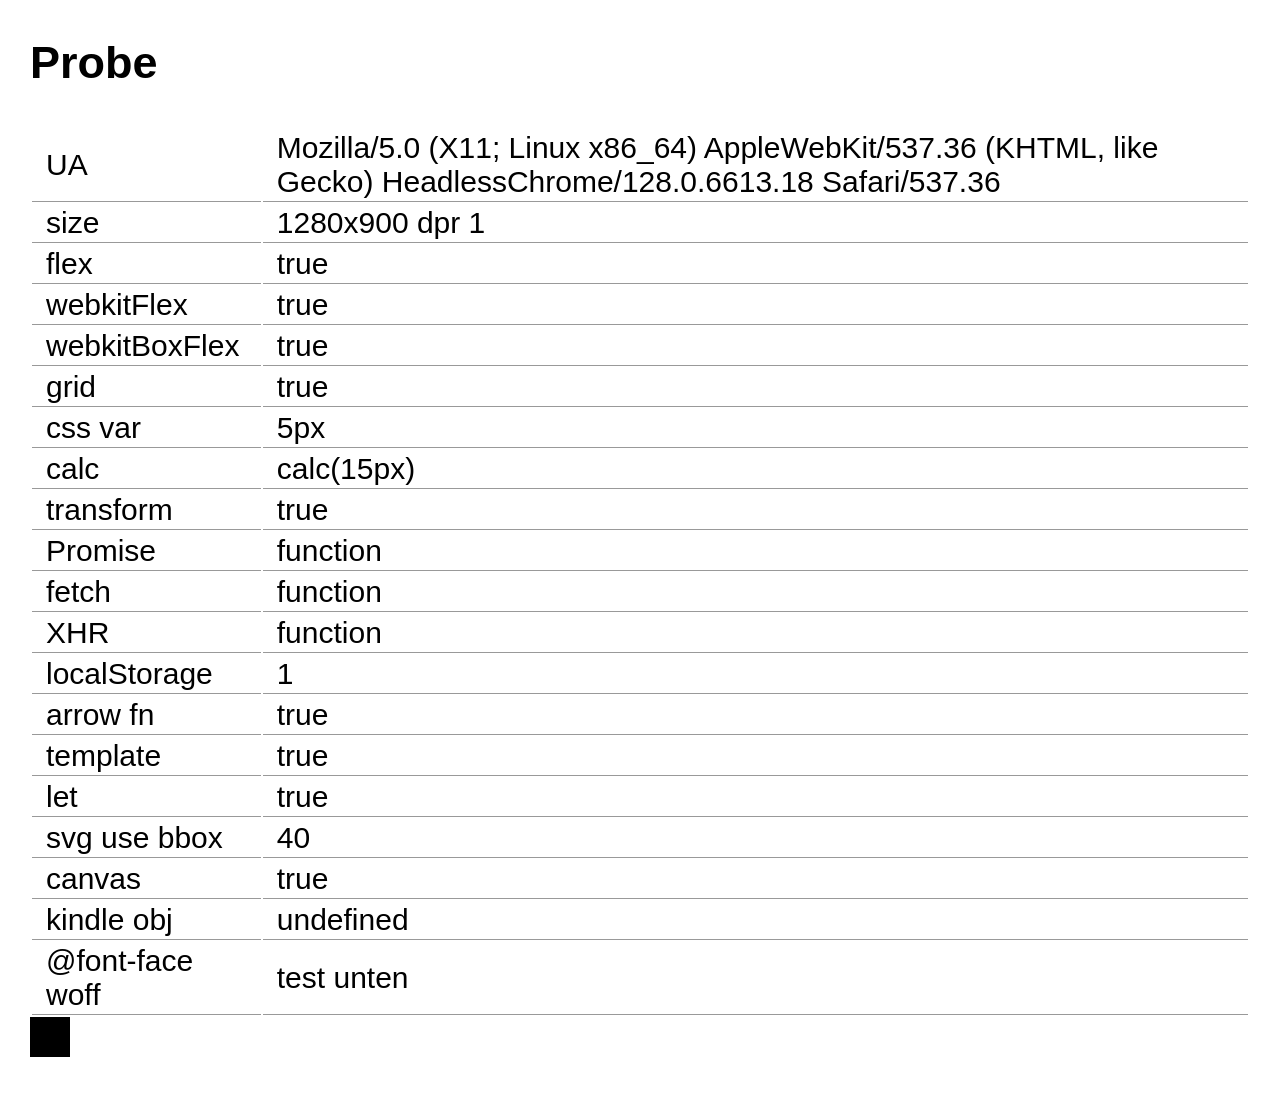
<file: kindle/probe/index.html>
<!DOCTYPE html>
<html><head><meta charset="utf-8">
<style>
body { font-size: 30px; font-family: sans-serif; margin: 30px; background: #fff; color: #000; }
#v { --x: 5px; }
td { padding: 2px 14px; border-bottom: 1px solid #999; }
</style></head>
<body><h2>Probe</h2><table id="t"></table>
<svg width="0" height="0" style="position:absolute"><defs><symbol id="s" viewBox="0 0 10 10"><rect width="10" height="10"/></symbol></defs></svg>
<div id="v"></div>
<svg id="u" width="40" height="40"><use xlink:href="#s" href="#s"/></svg>
<script>
var r = [];
function add(k, v) { r.push([k, String(v)]); }
var st = document.body.style;
add("UA", navigator.userAgent);
add("size", window.innerWidth + "x" + window.innerHeight + " dpr " + window.devicePixelRatio);
add("flex", "flex" in st);
add("webkitFlex", "webkitFlex" in st);
add("webkitBoxFlex", "webkitBoxFlex" in st);
add("grid", "gridTemplateColumns" in st || "webkitGridTemplateColumns" in st);
add("css var", getComputedStyle(document.getElementById("v")).getPropertyValue("--x") || "nein");
add("calc", (function(){ var d=document.createElement("div"); d.style.width="calc(10px + 5px)"; return d.style.width; })());
add("transform", "transform" in st || "webkitTransform" in st);
add("Promise", typeof Promise);
add("fetch", typeof fetch);
add("XHR", typeof XMLHttpRequest);
add("localStorage", (function(){ try { localStorage.setItem("a","1"); return localStorage.getItem("a"); } catch(e) { return "fehler " + e; } })());
add("arrow fn", (function(){ try { eval("(()=>1)()"); return true; } catch(e) { return false; } })());
add("template", (function(){ try { eval("`a`"); return true; } catch(e) { return false; } })());
add("let", (function(){ try { eval("let q=1"); return true; } catch(e) { return false; } })());
add("svg use bbox", (function(){ try { return document.getElementById("u").getBBox().width; } catch(e) { return "fehler"; } })());
add("canvas", !!document.createElement("canvas").getContext);
add("kindle obj", typeof window.kindle);
add("@font-face woff", "test unten");
var t = document.getElementById("t");
for (var i = 0; i < r.length; i++) { var tr = document.createElement("tr"); tr.innerHTML = "<td>" + r[i][0] + "</td><td>" + r[i][1] + "</td>"; t.appendChild(tr); }
</script></body></html>
</file>
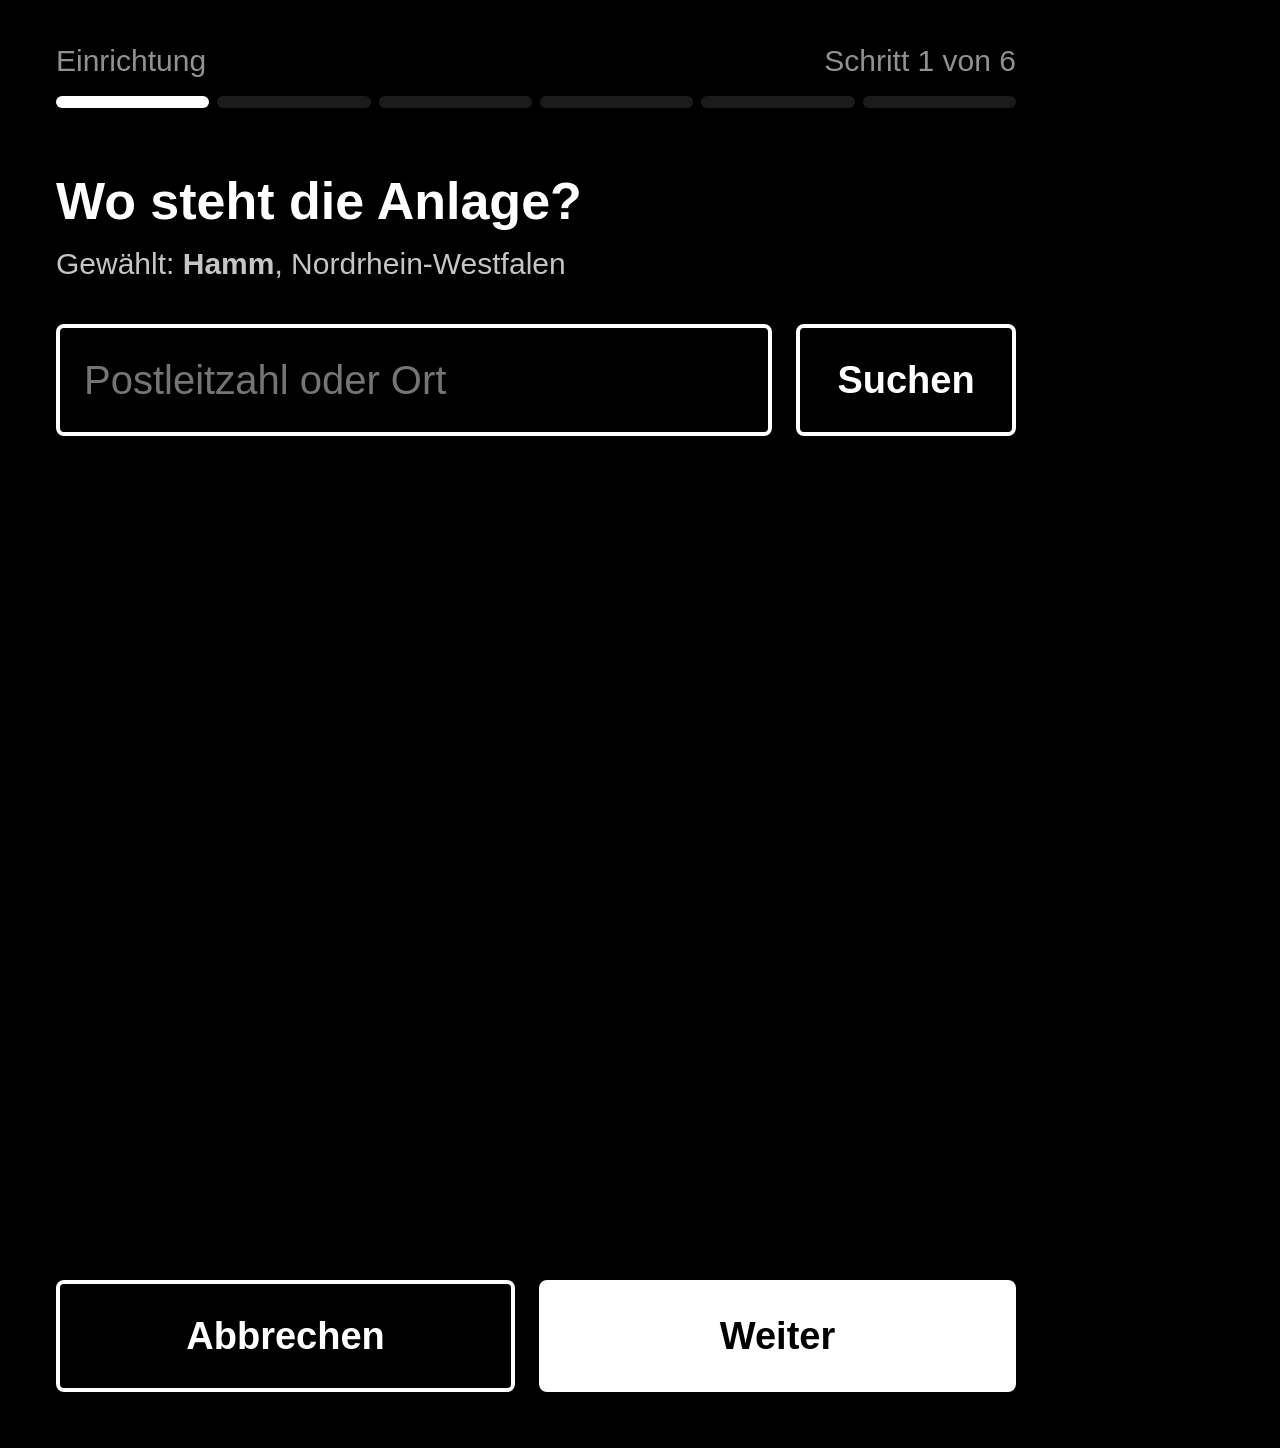
<file: kindle/web/index.html>
<!DOCTYPE html>
<html lang="de">
<head>
<meta charset="utf-8">
<title>KindleDash</title>
<link rel="stylesheet" href="app.css">
<link rel="stylesheet" href="dunkel.css">
</head>
<body class="hoch">

<svg width="0" height="0" style="position:absolute">
  <defs>
    <symbol id="sonne" viewBox="0 0 24 24"><circle cx="12" cy="12" r="4"/><path d="M12 2v2M12 20v2M4.93 4.93l1.41 1.41M17.66 17.66l1.41 1.41M2 12h2M20 12h2M6.34 17.66l-1.41 1.41M19.07 4.93l-1.41 1.41"/></symbol>
    <symbol id="wolke" viewBox="0 0 24 24"><path d="M17.5 19H9a7 7 0 1 1 6.71-9h1.79a4.5 4.5 0 1 1 0 9Z"/></symbol>
    <symbol id="sonne-wolke" viewBox="0 0 24 24"><path d="M12 2v2M4.93 4.93l1.41 1.41M20 12h2M19.07 4.93l-1.41 1.41M15.95 12.65a4 4 0 0 0-5.93-4.13M13 22H7a5 5 0 1 1 4.9-6H13a3 3 0 0 1 0 6Z"/></symbol>
    <symbol id="regen" viewBox="0 0 24 24"><path d="M4 14.9A7 7 0 1 1 15.71 8h1.79a4.5 4.5 0 0 1 2.5 8.24M16 14v6M8 14v6M12 16v6"/></symbol>
    <symbol id="niesel" viewBox="0 0 24 24"><path d="M4 14.9A7 7 0 1 1 15.71 8h1.79a4.5 4.5 0 0 1 2.5 8.24M8 19v1M8 14v1M16 19v1M16 14v1M12 21v1M12 16v1"/></symbol>
    <symbol id="nebel" viewBox="0 0 24 24"><path d="M4 14.9A7 7 0 1 1 15.71 8h1.79a4.5 4.5 0 0 1 2.5 8.24M16 17H7M17 21H9"/></symbol>
    <symbol id="schnee" viewBox="0 0 24 24"><path d="M4 14.9A7 7 0 1 1 15.71 8h1.79a4.5 4.5 0 0 1 2.5 8.24M8 15h.01M8 19h.01M12 17h.01M12 21h.01M16 15h.01M16 19h.01"/></symbol>
    <symbol id="gewitter" viewBox="0 0 24 24"><path d="M6 16.33A7 7 0 1 1 15.71 8h1.79a4.5 4.5 0 0 1 .5 8.97M13 12l-3 5h4l-3 5"/></symbol>
    <symbol id="haus-symbol" viewBox="0 0 24 24"><path d="M3 10.5 12 3l9 7.5M5 9v11h14V9M10 20v-6h4v6"/></symbol>
    <symbol id="haken" viewBox="0 0 24 24"><path d="M20 6 9 17l-5-5"/></symbol>
    <symbol id="stecker" viewBox="0 0 24 24"><path d="M12 22v-5M9 8V2M15 8V2M18 8v5a6 6 0 0 1-12 0V8Z"/></symbol>
    <symbol id="stecker-aus" viewBox="0 0 24 24"><path d="M12 22v-5M9 8V2M15 8V2M18 8v5a6 6 0 0 1-12 0V8ZM2 2l20 20"/></symbol>
    <symbol id="wlan-aus" viewBox="0 0 24 24"><path d="M12 20h.01M8.5 16.43a5 5 0 0 1 7 0M2 8.82a15 15 0 0 1 4.17-2.65M10.66 5c4.01-.36 8.14.9 11.34 3.76M16.85 11.25a10 10 0 0 1 2.22 1.68M5 13a10 10 0 0 1 5.24-2.76M2 2l20 20"/></symbol>
    <symbol id="akku-blitz" viewBox="0 0 24 24"><path d="M15 7h1a2 2 0 0 1 2 2v6a2 2 0 0 1-2 2h-2M6 7H4a2 2 0 0 0-2 2v6a2 2 0 0 0 2 2h1M11 7l-3 5h4l-3 5M22 11v2"/></symbol>
    <symbol id="pfeil-hoch" viewBox="0 0 24 24"><path d="M12 19V5M5 12l7-7 7 7"/></symbol>
    <symbol id="pfeil-runter" viewBox="0 0 24 24"><path d="M12 5v14M19 12l-7 7-7-7"/></symbol>
    <symbol id="zahnrad" viewBox="0 0 24 24"><path d="M12.22 2h-.44a2 2 0 0 0-2 2v.18a2 2 0 0 1-1 1.73l-.43.25a2 2 0 0 1-2 0l-.15-.08a2 2 0 0 0-2.73.73l-.22.38a2 2 0 0 0 .73 2.73l.15.1a2 2 0 0 1 1 1.72v.51a2 2 0 0 1-1 1.74l-.15.09a2 2 0 0 0-.73 2.73l.22.38a2 2 0 0 0 2.73.73l.15-.08a2 2 0 0 1 2 0l.43.25a2 2 0 0 1 1 1.73V20a2 2 0 0 0 2 2h.44a2 2 0 0 0 2-2v-.18a2 2 0 0 1 1-1.73l.43-.25a2 2 0 0 1 2 0l.15.08a2 2 0 0 0 2.73-.73l.22-.39a2 2 0 0 0-.73-2.73l-.15-.08a2 2 0 0 1-1-1.74v-.5a2 2 0 0 1 1-1.74l.15-.09a2 2 0 0 0 .73-2.73l-.22-.38a2 2 0 0 0-2.73-.73l-.15.08a2 2 0 0 1-2 0l-.43-.25a2 2 0 0 1-1-1.73V4a2 2 0 0 0-2-2z"/><circle cx="12" cy="12" r="3"/></symbol>
  </defs>
</svg>

<div id="seite">
  <div id="kopf-hintergrund"></div>
  <div id="trenner"></div>
  <div id="kopf">
    <div class="datum"><span id="datum"></span><span id="uhr"></span></div>
    <div class="rechts">
      <span id="status" class="status"></span>
      <span id="laden-knopf" class="knopf-icon"><svg class="i"><use xlink:href="#akku-blitz"/></svg></span>
      <span id="einstellungen-knopf" class="knopf-icon"><svg class="i"><use xlink:href="#zahnrad"/></svg></span>
    </div>
  </div>

  <div id="haupt">
    <div id="akku">
      <div class="label">Ladestand Batterie</div>
      <div class="wert" id="soc"></div>
      <div class="zellen" id="zellen"></div>
      <div class="richtung" id="richtung"></div>
      <div class="restzeit" id="restzeit"></div>
    </div>
    <div id="fluss">
      <div class="fluss-wert" id="pv-block"><div class="label">Erzeugung Sonne</div><div class="wert" id="pv"></div></div>
      <div class="fluss-wert" id="haus-block"><div class="label">Verbrauch Haus</div><div class="wert" id="haus"></div></div>
    </div>
    <div id="getrennt">
      <svg class="i"><use xlink:href="#wlan-aus"/></svg>
      <div class="gross">Keine Verbindung<br>zur Anlage</div>
      <div class="klein" id="letzte-werte"></div>
    </div>
  </div>

  <div id="heute">
    <div id="wetter">
      <div class="label">Wetter heute</div>
      <div class="zeile"><span id="wetter-icon"></span><span class="temp" id="temp"></span></div>
      <div class="text" id="wetter-text"></div>
    </div>
    <div id="prognose">
      <div class="prognose-kopf">
        <div class="links"><div class="label">Prognose Erzeugung heute</div><div class="kwh" id="kwh-heute"></div></div>
        <div class="anteil"><b id="anteil"></b>Batterieladung<br>rein aus Sonne</div>
      </div>
      <div class="legende"><span><i class="flaeche-m"></i>Prognose</span><span><i class="jetzt-m"></i>jetzt</span></div>
      <div id="kurve"></div>
    </div>
  </div>

  <div id="woche-bereich">
    <div class="woche-kopf"><span class="label">Nächste 7 Tage</span><span class="label rechts-label">Prognose Erzeugung in kWh</span></div>
    <div id="woche"></div>
  </div>

  <div id="schleier"></div>

  <div id="dialog-laden" class="dialog">
    <h2><svg class="i"><use xlink:href="#akku-blitz"/></svg>Akku vollladen</h2>
    <p>Die Batterie wird mit Strom aus dem öffentlichen Netz auf 100 % geladen. Danach schaltet die Anlage von selbst zurück in den Normalbetrieb.</p>
    <div class="fakten">
      <div><span class="label">Ladestand jetzt</span><b id="laden-soc"></b></div>
      <div><span class="label">voll in etwa</span><b id="laden-dauer"></b></div>
    </div>
    <div class="knoepfe">
      <div class="knopf" data-schliessen="1">Abbrechen</div>
      <div class="knopf primaer" id="laden-start">Jetzt vollladen</div>
    </div>
  </div>

  <div id="dialog-einstellungen" class="dialog">
    <h2><svg class="i"><use xlink:href="#zahnrad"/></svg><span class="titel">Einstellungen</span><span class="version" id="version-knopf"></span></h2>
    <div class="einstellung">
      <span class="label">Ausrichtung</span>
      <div class="segment" id="ausrichtung"><div data-wert="hoch">Hochformat</div><div data-wert="quer-rechts" class="zwei">Quer<br>Kabel rechts</div><div data-wert="quer-links" class="zwei">Quer<br>Kabel links</div></div>
    </div>
    <div class="einstellung">
      <span class="label">Werte</span>
      <div class="segment" id="quelle"><div data-wert="anlage">Anlage</div><div data-wert="demo">Demo</div><div data-wert="demo-ausfall" class="zwei">Demo<br>Stromausfall</div></div>
    </div>
    <div class="einstellung">
      <span class="label">Aktualisierung</span>
      <div class="segment" id="takt"><div data-wert="1">jede Minute</div><div data-wert="2">alle 2 Minuten</div><div data-wert="5">alle 5 Minuten</div></div>
    </div>
    <div class="einstellung">
      <span class="label">Dunkel</span>
      <div class="segment" id="dunkel"><div data-wert="aus">Nie</div><div data-wert="sonne">Nachts</div><div data-wert="immer">Immer</div></div>
    </div>
    <div class="einstellung">
      <span class="label">Beleuchtung aus nach</span>
      <div class="segment" id="lichtAus"><div data-wert="0">nie</div><div data-wert="2">2 Min</div><div data-wert="5">5 Min</div><div data-wert="15">15 Min</div></div>
    </div>
    <div class="knoepfe">
      <div class="knopf" id="beenden">Zum Kindle</div>
      <div class="knopf" id="einrichtung-knopf">Einrichtung</div>
      <div class="knopf primaer" data-schliessen="1">Fertig</div>
    </div>
  </div>

  <div id="dialog-update" class="dialog">
    <h2><svg class="i"><use xlink:href="#pfeil-runter"/></svg>Update</h2>
    <p id="update-text"></p>
    <div id="update-fortschritt">
      <div class="balken"><i id="update-balken"></i></div>
      <div class="balken-zeile"><span id="update-schritt"></span><b id="update-prozent"></b></div>
    </div>
    <div class="knoepfe">
      <div class="knopf" data-schliessen="1" id="update-schliessen">Abbrechen</div>
      <div class="knopf primaer" id="update-start">Installieren</div>
    </div>
  </div>
</div>

<!-- Einrichtungsassistent: immer hochkant, auch wenn das Dashboard quer läuft,
     damit die Bildschirmtastatur des Kindle zum Inhalt passt -->
<div id="assistent">
  <div class="as-kopf">
    <span class="label">Einrichtung</span><span class="label as-schritt" id="as-schritt"></span>
    <div class="as-fortschritt" id="as-fortschritt"></div>
  </div>
  <div class="as-inhalt" id="as-inhalt"></div>
  <div class="as-fuss knoepfe">
    <div class="knopf" id="as-zurueck"></div>
    <div class="knopf primaer" id="as-weiter"></div>
  </div>
</div>

<script src="app.js"></script>
</body>
</html>
</file>
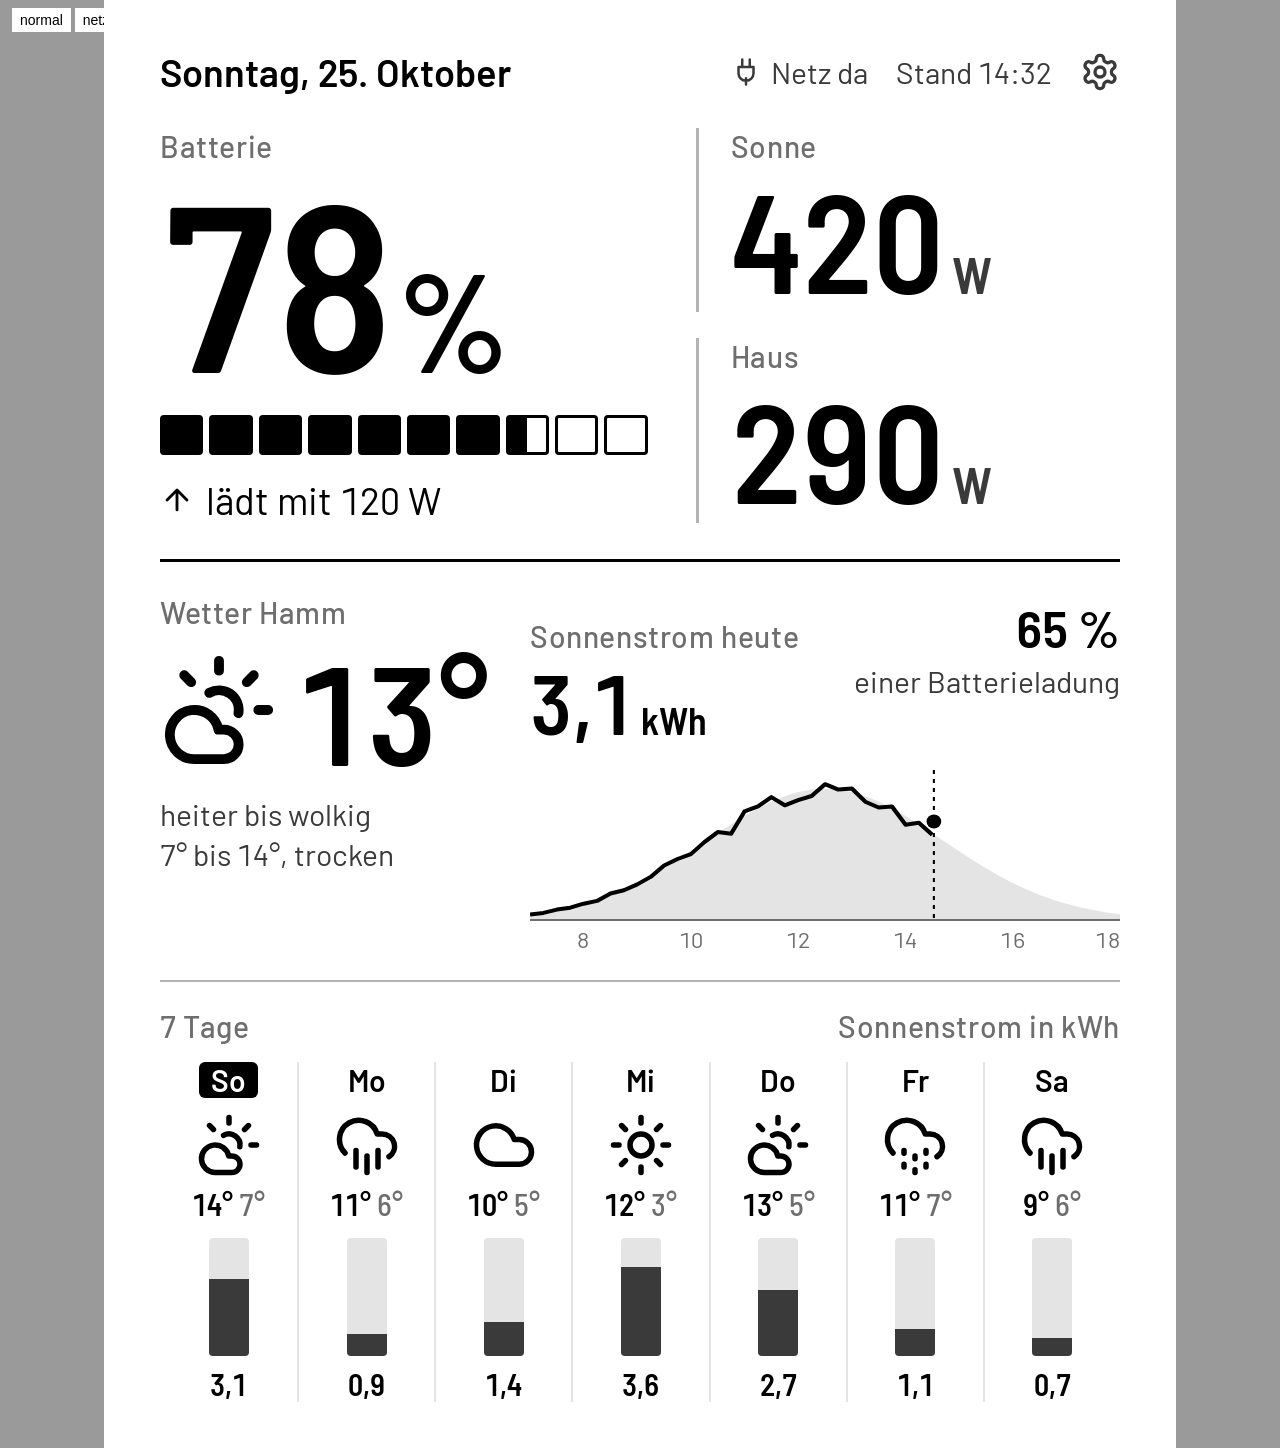
<file: entwurf/startseite.html>
<!doctype html>
<html lang="de">
<head>
<meta charset="utf-8">
<title>Startseite Entwurf</title>
<link rel="preconnect" href="https://fonts.googleapis.com">
<link href="https://fonts.googleapis.com/css2?family=Barlow:wght@400;500;600&family=Barlow+Semi+Condensed:wght@500;600&display=swap" rel="stylesheet">
<style>
  /* Paperwhite 3: 1072 x 1448 px, 300 ppi, 16 Graustufen */
  :root {
    --papier: #ffffff;
    --tinte: #000000;
    --tinte-2: #3a3a3a;
    --tinte-3: #6e6e6e;
    --linie: #b4b4b4;
    --flaeche: #e4e4e4;

    --schrift: "Barlow", sans-serif;
    --zahl: "Barlow Semi Condensed", "Barlow", sans-serif;

    --s-1: 24px;
    --s-2: 30px;
    --s-3: 38px;
    --s-4: 52px;
    --s-5: 84px;
    --s-6: 140px;
    --s-7: 236px;

    --rand: 56px;
    --radius: 8px;
  }
  * { box-sizing: border-box; margin: 0; padding: 0; }
  html, body { background: #9a9a9a; }
  .kindle {
    width: 1072px; height: 1448px; margin: 0 auto;
    background: var(--papier); color: var(--tinte);
    font-family: var(--schrift); font-variant-numeric: tabular-nums;
    padding: 44px var(--rand) 48px;
    display: grid;
    grid-template-rows: auto 1fr auto auto;
    overflow: hidden; position: relative;
  }
  .kopf {
    display: flex; align-items: center; justify-content: space-between;
    font-size: var(--s-2); color: var(--tinte-2); height: 56px;
  }
  .kopf .datum { font-weight: 600; color: var(--tinte); font-size: var(--s-3); }
  .kopf .rechts { display: flex; align-items: center; gap: 28px; }
  .status { display: flex; align-items: center; gap: 10px; }
  .status svg { width: 30px; height: 30px; }
  .zahnrad { width: 40px; height: 40px; color: var(--tinte-2); }

  /* Netzausfall: der Kopf wird schwarz, damit es aus der Entfernung auffällt */
  .netzausfall .kopf {
    background: var(--tinte); color: var(--papier);
    margin: -44px calc(-1 * var(--rand)) 0; padding: 40px var(--rand) 24px; height: auto;
  }
  .netzausfall .kopf .datum, .netzausfall .kopf .zahnrad { color: var(--papier); }
  .netzausfall .kopf .status { font-weight: 600; }

  /* Hauptwerte */
  .haupt {
    display: grid; grid-template-columns: 1.15fr 1fr; column-gap: 48px;
    padding: 28px 0 36px; border-bottom: 3px solid var(--tinte);
  }
  .label { font-size: var(--s-2); color: var(--tinte-3); font-weight: 500; letter-spacing: .02em; }
  .akku .wert { font-family: var(--zahl); font-weight: 600; font-size: var(--s-7); line-height: .86; letter-spacing: -.02em; margin-top: 14px; }
  .akku .wert span { font-size: var(--s-6); margin-left: 6px; }
  .zellen { display: grid; grid-template-columns: repeat(10, 1fr); gap: 6px; margin-top: 34px; height: 40px; }
  .zellen i { border: 3px solid var(--tinte); border-radius: 4px; }
  .zellen i.voll { background: var(--tinte); }
  .zellen i.halb { background: linear-gradient(90deg, var(--tinte) 50%, transparent 50%); }
  .akku .richtung { margin-top: 22px; font-size: var(--s-3); display: flex; align-items: center; gap: 12px; }
  .akku .richtung svg { width: 34px; height: 34px; }

  .fluss { display: grid; grid-template-rows: 1fr 1fr; row-gap: 26px; align-content: stretch; }
  .fluss > div { border-left: 3px solid var(--linie); padding-left: 32px; }
  .fluss .wert { font-family: var(--zahl); font-weight: 600; font-size: var(--s-6); line-height: .95; margin-top: 8px; }
  .fluss .wert span { font-size: var(--s-4); margin-left: 8px; color: var(--tinte-2); }

  /* Heute */
  .heute { display: grid; grid-template-columns: 330px 1fr; column-gap: 40px; padding: 32px 0 28px; border-bottom: 2px solid var(--linie); }
  .wetter-jetzt .zeile { display: flex; align-items: center; gap: 18px; margin-top: 10px; }
  .wetter-jetzt svg { width: 120px; height: 120px; }
  .wetter-jetzt .temp { font-family: var(--zahl); font-size: var(--s-6); font-weight: 600; line-height: 1; }
  .wetter-jetzt .text { font-size: var(--s-2); color: var(--tinte-2); margin-top: 14px; line-height: 1.35; }
  .prognose .kopfzeile { display: flex; align-items: baseline; justify-content: space-between; }
  .prognose .kwh { font-family: var(--zahl); font-size: var(--s-5); font-weight: 600; line-height: 1; margin-top: 6px; }
  .prognose .kwh span { font-size: var(--s-3); margin-left: 6px; }
  .prognose .anteil { font-size: var(--s-2); color: var(--tinte-2); text-align: right; line-height: 1.3; }
  .prognose .anteil b { font-family: var(--zahl); font-size: var(--s-4); color: var(--tinte); font-weight: 600; display: block; }
  .kurve { margin-top: 18px; width: 100%; height: 190px; display: block; }
  .kurve text { font-family: var(--schrift); font-size: 22px; fill: var(--tinte-3); }

  /* 7 Tage */
  .woche-kopf { display: flex; justify-content: space-between; padding-top: 26px; }
  .woche { display: grid; grid-template-columns: repeat(7, 1fr); padding-top: 18px; }
  .tag { text-align: center; display: grid; grid-template-rows: auto auto auto 1fr auto; justify-items: center; border-left: 2px solid var(--flaeche); }
  .tag:first-child { border-left: 0; }
  .tag .name { font-size: var(--s-2); font-weight: 600; }
  .tag.heute-tag .name { background: var(--tinte); color: var(--papier); border-radius: 6px; padding: 0 12px; }
  .tag svg { width: 66px; height: 66px; margin: 14px 0 8px; }
  .tag .t { font-family: var(--zahl); font-size: var(--s-2); font-weight: 600; }
  .tag .t span { color: var(--tinte-3); font-weight: 500; margin-left: 6px; }
  .tag .saeule { width: 40px; height: 118px; margin-top: 16px; display: flex; align-items: flex-end; background: var(--flaeche); border-radius: 4px; overflow: hidden; }
  .tag .saeule i { display: block; width: 100%; background: var(--tinte-2); }
  .tag .e { font-family: var(--zahl); font-size: var(--s-2); font-weight: 600; margin-top: 10px; }

  /* Zustand: keine Verbindung */
  .kopf > * { white-space: nowrap; }
  .getrennt { display: none; }
  .offline .haupt > .akku, .offline .haupt > .fluss { display: none; }
  .offline .haupt { grid-template-columns: 1fr; }
  .offline .getrennt { display: grid; align-content: center; gap: 18px; min-height: 420px; }
  .getrennt svg { width: 96px; height: 96px; }
  .getrennt .gross { font-size: var(--s-5); font-weight: 600; line-height: 1.05; }
  .getrennt .klein { font-size: var(--s-3); color: var(--tinte-2); }

  svg.i { fill: none; stroke: currentColor; stroke-width: 2; stroke-linecap: round; stroke-linejoin: round; }
  .zustaende { position: fixed; top: 12px; left: 12px; font: 14px sans-serif; }
  .zustaende a { color: #000; background: #fff; padding: 4px 8px; margin-right: 4px; text-decoration: none; }
</style>
</head>
<body>
<nav class="zustaende"><a href="#normal">normal</a><a href="#netzausfall">netzausfall</a><a href="#offline">offline</a></nav>

<svg width="0" height="0" style="position:absolute">
  <defs>
    <symbol id="sonne" viewBox="0 0 24 24"><circle cx="12" cy="12" r="4"/><path d="M12 2v2M12 20v2M4.93 4.93l1.41 1.41M17.66 17.66l1.41 1.41M2 12h2M20 12h2M6.34 17.66l-1.41 1.41M19.07 4.93l-1.41 1.41"/></symbol>
    <symbol id="wolke" viewBox="0 0 24 24"><path d="M17.5 19H9a7 7 0 1 1 6.71-9h1.79a4.5 4.5 0 1 1 0 9Z"/></symbol>
    <symbol id="sonne-wolke" viewBox="0 0 24 24"><path d="M12 2v2M4.93 4.93l1.41 1.41M20 12h2M19.07 4.93l-1.41 1.41M15.95 12.65a4 4 0 0 0-5.93-4.13M13 22H7a5 5 0 1 1 4.9-6H13a3 3 0 0 1 0 6Z"/></symbol>
    <symbol id="regen" viewBox="0 0 24 24"><path d="M4 14.9A7 7 0 1 1 15.71 8h1.79a4.5 4.5 0 0 1 2.5 8.24M16 14v6M8 14v6M12 16v6"/></symbol>
    <symbol id="niesel" viewBox="0 0 24 24"><path d="M4 14.9A7 7 0 1 1 15.71 8h1.79a4.5 4.5 0 0 1 2.5 8.24M8 19v1M8 14v1M16 19v1M16 14v1M12 21v1M12 16v1"/></symbol>
    <symbol id="stecker" viewBox="0 0 24 24"><path d="M12 22v-5M9 8V2M15 8V2M18 8v5a6 6 0 0 1-12 0V8Z"/></symbol>
    <symbol id="stecker-aus" viewBox="0 0 24 24"><path d="M12 22v-5M9 8V2M15 8V2M18 8v5a6 6 0 0 1-12 0V8ZM2 2l20 20"/></symbol>
    <symbol id="wlan-aus" viewBox="0 0 24 24"><path d="M12 20h.01M8.5 16.43a5 5 0 0 1 7 0M2 8.82a15 15 0 0 1 4.17-2.65M10.66 5c4.01-.36 8.14.9 11.34 3.76M16.85 11.25a10 10 0 0 1 2.22 1.68M5 13a10 10 0 0 1 5.24-2.76M2 2l20 20"/></symbol>
    <symbol id="pfeil-hoch" viewBox="0 0 24 24"><path d="M12 19V5M5 12l7-7 7 7"/></symbol>
    <symbol id="zahnrad" viewBox="0 0 24 24"><path d="M12.22 2h-.44a2 2 0 0 0-2 2v.18a2 2 0 0 1-1 1.73l-.43.25a2 2 0 0 1-2 0l-.15-.08a2 2 0 0 0-2.73.73l-.22.38a2 2 0 0 0 .73 2.73l.15.1a2 2 0 0 1 1 1.72v.51a2 2 0 0 1-1 1.74l-.15.09a2 2 0 0 0-.73 2.73l.22.38a2 2 0 0 0 2.73.73l.15-.08a2 2 0 0 1 2 0l.43.25a2 2 0 0 1 1 1.73V20a2 2 0 0 0 2 2h.44a2 2 0 0 0 2-2v-.18a2 2 0 0 1 1-1.73l.43-.25a2 2 0 0 1 2 0l.15.08a2 2 0 0 0 2.73-.73l.22-.39a2 2 0 0 0-.73-2.73l-.15-.08a2 2 0 0 1-1-1.74v-.5a2 2 0 0 1 1-1.74l.15-.09a2 2 0 0 0 .73-2.73l-.22-.38a2 2 0 0 0-2.73-.73l-.15.08a2 2 0 0 1-2 0l-.43-.25a2 2 0 0 1-1-1.73V4a2 2 0 0 0-2-2z"/><circle cx="12" cy="12" r="3"/></symbol>
  </defs>
</svg>

<main class="kindle" id="kindle">
  <header class="kopf">
    <div class="datum">Sonntag, 25. Oktober</div>
    <div class="rechts">
      <div class="status" id="status"><svg class="i"><use href="#stecker"/></svg><span>Netz da</span></div>
      <div id="stand">Stand 14:32</div>
      <svg class="i zahnrad"><use href="#zahnrad"/></svg>
    </div>
  </header>

  <section class="haupt">
    <div class="akku">
      <div class="label">Batterie</div>
      <div class="wert">78<span>%</span></div>
      <div class="zellen"><i class="voll"></i><i class="voll"></i><i class="voll"></i><i class="voll"></i><i class="voll"></i><i class="voll"></i><i class="voll"></i><i class="halb"></i><i></i><i></i></div>
      <div class="richtung"><svg class="i"><use href="#pfeil-hoch"/></svg>lädt mit 120 W</div>
    </div>
    <div class="fluss">
      <div><div class="label">Sonne</div><div class="wert">420<span>W</span></div></div>
      <div><div class="label">Haus</div><div class="wert">290<span>W</span></div></div>
    </div>
    <div class="getrennt">
      <svg class="i"><use href="#wlan-aus"/></svg>
      <div class="gross">Keine Verbindung<br>zur Anlage</div>
      <div class="klein">letzte Werte um 14:12</div>
    </div>
  </section>

  <section class="heute">
    <div class="wetter-jetzt">
      <div class="label">Wetter Hamm</div>
      <div class="zeile"><svg class="i"><use href="#sonne-wolke"/></svg><div class="temp">13°</div></div>
      <div class="text">heiter bis wolkig<br>7° bis 14°, trocken</div>
    </div>
    <div class="prognose">
      <div class="kopfzeile">
        <div>
          <div class="label">Sonnenstrom heute</div>
          <div class="kwh">3,1<span>kWh</span></div>
        </div>
        <div class="anteil"><b>65 %</b>einer Batterieladung</div>
      </div>
      <svg class="kurve" id="kurve" viewBox="0 0 560 190" preserveAspectRatio="none"></svg>
    </div>
  </section>

  <section>
    <div class="woche-kopf"><span class="label">7 Tage</span><span class="label">Sonnenstrom in kWh</span></div>
    <div class="woche" id="woche"></div>
  </section>
</main>

<script>
  // Beispielwerte, später vom GX und von Open-Meteo
  const tage = [
    ["So", "sonne-wolke", 14, 7, 3.1],
    ["Mo", "regen", 11, 6, 0.9],
    ["Di", "wolke", 10, 5, 1.4],
    ["Mi", "sonne", 12, 3, 3.6],
    ["Do", "sonne-wolke", 13, 5, 2.7],
    ["Fr", "niesel", 11, 7, 1.1],
    ["Sa", "regen", 9, 6, 0.7],
  ];
  const max = 4.8;
  document.getElementById("woche").innerHTML = tage.map(([n, i, hi, lo, e], k) => `
    <div class="tag${k === 0 ? " heute-tag" : ""}">
      <div class="name">${n}</div>
      <svg class="i"><use href="#${i}"/></svg>
      <div class="t">${hi}°<span>${lo}°</span></div>
      <div class="saeule"><i style="height:${Math.round(e / max * 100)}%"></i></div>
      <div class="e">${e.toFixed(1).replace(".", ",")}</div>
    </div>`).join("");

  // Tageskurve: erwartete Leistung als Fläche, gemessene als Linie bis jetzt
  const W = 560, H = 190, unten = 158, von = 7, bis = 18, spitze = 640;
  const x = h => (h - von) / (bis - von) * W;
  const y = w => unten - w / spitze * (unten - 8);
  const erwartet = h => 560 * Math.exp(-((h - 12.5) ** 2) / (2 * 2.2 ** 2));
  let flaeche = `M0 ${unten}`, linie = "";
  for (let h = von; h <= bis + 1e-9; h += 0.25) flaeche += ` L${x(h).toFixed(1)} ${y(erwartet(h)).toFixed(1)}`;
  flaeche += ` L${W} ${unten} Z`;
  let s = 3;
  for (let h = von; h <= 14.53; h += 0.25) {
    s = (s * 9301 + 49297) % 233280;
    const w = erwartet(h) * (0.9 + 0.16 * s / 233280);
    linie += `${linie ? " L" : "M"}${x(h).toFixed(1)} ${y(w).toFixed(1)}`;
  }
  const jetzt = x(14.53);
  const achse = [8, 10, 12, 14, 16, 18].map(h =>
    `<text x="${x(h)}" y="186" text-anchor="${h === 18 ? "end" : "middle"}">${h}</text>`).join("");
  document.getElementById("kurve").innerHTML = `
    <path d="${flaeche}" fill="#e4e4e4"/>
    <line x1="0" y1="${unten}" x2="${W}" y2="${unten}" stroke="#6e6e6e" stroke-width="2"/>
    <path d="${linie}" fill="none" stroke="#000" stroke-width="4" stroke-linejoin="round"/>
    <line x1="${jetzt}" y1="8" x2="${jetzt}" y2="${unten}" stroke="#000" stroke-width="2" stroke-dasharray="4 5"/>
    <circle cx="${jetzt}" cy="${y(420)}" r="7" fill="#000"/>
    ${achse}`;

  function zustand() {
    const z = location.hash.slice(1) || "normal";
    const k = document.getElementById("kindle");
    k.className = "kindle " + z;
    const st = document.getElementById("status");
    if (z === "netzausfall") {
      st.innerHTML = '<svg class="i"><use href="#stecker-aus"/></svg><span>Netzausfall seit 14:05</span>';
    } else if (z === "offline") {
      st.innerHTML = '<svg class="i"><use href="#wlan-aus"/></svg><span>keine Verbindung</span>';
      document.getElementById("stand").textContent = "Stand 14:32";
    } else {
      st.innerHTML = '<svg class="i"><use href="#stecker"/></svg><span>Netz da</span>';
      document.getElementById("stand").textContent = "Stand 14:32";
      document.querySelector(".richtung").innerHTML = '<svg class="i"><use href="#pfeil-hoch"/></svg>lädt mit 120 W';
    }
  }
  addEventListener("hashchange", zustand);
  zustand();
</script>
</body>
</html>
</file>
<file: kindle/web/app.css>
/*
 * KindleDash, Paperwhite 3: 1072 x 1448 px, 16 Graustufen.
 * Der Kindle-Browser (WebKit um 2013) kennt keine CSS-Variablen, kein
 * Flexbox nach heutigem Standard und kein Grid. Deshalb feste Werte und
 * -webkit-box. Die Werte folgen diesen Tokens:
 *
 *   papier  #fff     tinte   #000     tinte-2 #3a3a3a
 *   tinte-3 #6e6e6e  linie   #b4b4b4  flaeche #e4e4e4
 *   Schrift 24 30 38 52 84 140 236 px, Raster 4 px, Radien 6 8 12 px
 */

@font-face { font-family: "Ember Heavy"; src: url("file:///usr/java/lib/fonts/Amazon-Ember-Heavy.ttf"); }

* { margin: 0; padding: 0; -webkit-box-sizing: border-box; box-sizing: border-box; }
html, body { background: #fff; color: #000; }
body {
  font-family: "Amazon Ember", "Segoe UI", sans-serif;
  font-size: 30px;
  overflow: hidden;
  -webkit-user-select: none;
}
#seite { position: relative; overflow: hidden; background: #fff; }
body.hoch #seite { width: 1072px; height: 1448px; }
body.quer #seite { width: 1448px; height: 1072px; }

/* Das App-Fenster bleibt auf dem Kindle hochkant, die Seite wird deshalb selbst
   gedreht. Am PC (Fenster schon quer) entfällt die Drehung. */
body.quer.gedreht #seite { position: absolute; left: 0; top: 0; -webkit-transform-origin: 0 0; transform-origin: 0 0; }
body.quer.gedreht.cw #seite { -webkit-transform: translate(1072px, 0) rotate(90deg); transform: translate(1072px, 0) rotate(90deg); }
body.quer.gedreht.ccw #seite { -webkit-transform: translate(0, 1448px) rotate(-90deg); transform: translate(0, 1448px) rotate(-90deg); }

.label { font-size: 30px; color: #6e6e6e; }
.wert, .kwh, .temp, .fakten b, .anteil b, .tag .t, .tag .e { font-family: "Ember Heavy", "Amazon Ember", "Segoe UI", sans-serif; font-weight: bold; }
svg.i { fill: none; stroke: #000; stroke-width: 2; stroke-linecap: round; stroke-linejoin: round; }

/* Kopf */
#kopf { position: absolute; height: 64px; display: -webkit-box; -webkit-box-align: center; }
body.hoch #kopf { left: 56px; right: 56px; top: 36px; width: 960px; }
body.quer #kopf { left: 48px; right: 48px; top: 28px; width: 1352px; }
#kopf .datum { -webkit-box-flex: 1; font-size: 38px; font-weight: bold; white-space: nowrap; }
#kopf #uhr { font-weight: normal; color: #6e6e6e; margin-left: 14px; }
#kopf .rechts { display: -webkit-box; -webkit-box-align: center; white-space: nowrap; }
.status { font-size: 30px; color: #3a3a3a; display: -webkit-box; -webkit-box-align: center; margin-right: 22px; }
.status svg { width: 30px; height: 30px; margin-right: 10px; }
.knopf-icon { display: block; width: 64px; height: 64px; padding: 12px; margin-left: 8px; border-radius: 8px; }
.knopf-icon svg { width: 40px; height: 40px; }
.knopf-icon.aktiv { background: #000; }
.knopf-icon.aktiv svg { stroke: #fff; }

body.netzausfall #kopf-hintergrund { display: block; }
body.netzausfall #kopf .datum, body.netzausfall #kopf #uhr, body.netzausfall .status { color: #fff; }
body.netzausfall #kopf svg.i { stroke: #fff; }
body.netzausfall .status { font-weight: bold; }
body.netzausfall #laden-knopf, body.insel #laden-knopf, body.offline #laden-knopf { display: none; }
#kopf-hintergrund { display: none; position: absolute; left: 0; top: 0; right: 0; background: #000; }
body.hoch #kopf-hintergrund { height: 124px; }
body.quer #kopf-hintergrund { height: 112px; }

/* Hauptwerte */
#haupt { position: absolute; }
body.hoch #haupt { left: 56px; top: 120px; width: 960px; height: 470px; border-bottom: 3px solid #000; }
body.quer #haupt { left: 48px; top: 120px; width: 620px; height: 912px; }

#akku .wert { font-size: 236px; line-height: 200px; margin-top: 0; letter-spacing: -4px; }
#akku .wert span { font-size: 120px; margin-left: 8px; letter-spacing: 0; }
.zellen { display: -webkit-box; height: 40px; margin-top: 18px; }
.zellen i { display: block; -webkit-box-flex: 1; height: 40px; margin-right: 6px; border: 3px solid #000; border-radius: 4px; }
.zellen i:last-child { margin-right: 0; }
.zellen i.voll { background: #000; }
.zellen i.halb { background: -webkit-linear-gradient(left, #000 50%, #fff 50%); }
.richtung { margin-top: 14px; font-size: 38px; display: -webkit-box; -webkit-box-align: center; }
.richtung svg { width: 34px; height: 34px; margin-right: 12px; }
.restzeit { margin-top: 6px; margin-left: 46px; font-size: 30px; color: #3a3a3a; white-space: nowrap; }
body.hoch #akku { position: absolute; left: 0; top: 0; width: 520px; }
body.quer #akku { position: absolute; left: 0; top: 10px; width: 620px; }

.fluss-wert { position: absolute; border-left: 3px solid #b4b4b4; padding-left: 32px; }
.fluss-wert .wert { font-size: 140px; line-height: 136px; margin-top: 6px; }
.fluss-wert .wert span { font-size: 52px; margin-left: 8px; color: #3a3a3a; font-family: "Amazon Ember", "Segoe UI", sans-serif; }
body.hoch #pv-block { left: 568px; top: 0; width: 392px; height: 196px; }
body.hoch #haus-block { left: 568px; top: 216px; width: 392px; height: 196px; }
body.quer #fluss { position: absolute; left: 0; top: 540px; width: 620px; height: 330px; border-top: 3px solid #000; }
body.quer #pv-block { left: 0; top: 36px; width: 300px; border-left: 0; padding-left: 0; }
body.quer #haus-block { left: 320px; top: 36px; width: 300px; }
body.quer .fluss-wert .wert { font-size: 120px; line-height: 120px; }
.fluss-wert .wert.lang { font-size: 108px; }
body.quer .fluss-wert .wert.lang { font-size: 88px; }

#getrennt { display: none; position: absolute; left: 0; top: 40px; }
#getrennt svg { width: 96px; height: 96px; }
#getrennt .gross { font-size: 84px; font-weight: bold; line-height: 88px; margin-top: 24px; }
#getrennt .klein { font-size: 38px; color: #3a3a3a; margin-top: 20px; }
body.offline #akku, body.offline #fluss { display: none; }
body.offline #getrennt { display: block; }

/* Heute */
#heute { position: absolute; }
body.hoch #heute { left: 56px; top: 618px; width: 960px; height: 380px; border-bottom: 2px solid #b4b4b4; }
body.quer #heute { left: 724px; top: 120px; width: 676px; height: 520px; border-bottom: 2px solid #b4b4b4; }
body.quer #haupt { border-right: 0; }
#trenner { display: none; position: absolute; left: 696px; top: 130px; width: 3px; height: 900px; background: #000; }
body.quer #trenner { display: block; }

#wetter { position: absolute; left: 0; top: 0; width: 350px; }
#wetter .zeile { height: 130px; margin-top: 10px; white-space: nowrap; }
#wetter-icon, #wetter-icon svg { display: inline-block; vertical-align: middle; }
#wetter .zeile svg { display: inline-block; vertical-align: middle; width: 110px; height: 110px; margin-right: 14px; }
#wetter .temp { display: inline-block; vertical-align: middle; font-size: 120px; line-height: 130px; }
#wetter .text { font-size: 30px; color: #3a3a3a; margin-top: 12px; line-height: 38px; white-space: nowrap; }
#prognose { position: absolute; }
body.hoch #prognose { left: 370px; top: 0; width: 590px; }
/* Querformat: Wetter links oben, Prognose rechts daneben, Kurve über die ganze Breite */
body.quer #wetter { width: 310px; }
body.quer #wetter .temp { font-size: 104px; }
body.quer #wetter .zeile svg { width: 96px; height: 96px; }
body.quer .prognose-kopf .label { font-size: 26px; }
body.quer #prognose { left: 0; top: 0; width: 676px; }
body.quer .prognose-kopf { display: block; margin-left: 330px; height: 300px; }
body.quer #kurve { height: 160px; }
body.quer .anteil { text-align: left; margin-top: 14px; }
.prognose-kopf { display: -webkit-box; -webkit-box-align: start; }
.prognose-kopf .links { -webkit-box-flex: 1; }
.kwh { font-size: 84px; line-height: 90px; margin-top: 4px; }
.kwh span { font-size: 38px; margin-left: 6px; font-family: "Amazon Ember", "Segoe UI", sans-serif; }
.anteil { text-align: right; font-size: 30px; color: #3a3a3a; line-height: 38px; }
.anteil b { display: block; font-size: 52px; line-height: 60px; color: #000; }
.legende { margin-top: 12px; font-size: 24px; color: #3a3a3a; display: -webkit-box; -webkit-box-align: center; }
.legende span { display: -webkit-box; -webkit-box-align: center; margin-right: 28px; }
.legende i { display: block; width: 28px; margin-right: 10px; }
.legende .flaeche-m { height: 18px; background: #e4e4e4; border-bottom: 2px solid #6e6e6e; }
.legende .jetzt-m { height: 18px; width: 2px; margin-left: 13px; margin-right: 23px; border-left: 2px dashed #000; }
#kurve { margin-top: 6px; height: 170px; }
#kurve svg { display: block; }

/* Farben der gezeichneten Grafiken, als Klassen, damit dunkel.css sie mit umdreht */
.sv-flaeche { fill: #e4e4e4; stroke: #6e6e6e; }
.sv-achse, .sv-bogen { stroke: #6e6e6e; fill: none; }
.sv-jetzt, .sv-modul { stroke: #000; }
.sv-boden { stroke: #b4b4b4; }
.sv-text { fill: #6e6e6e; }
.sv-wert { fill: #000; }

/* Woche */
#woche-bereich { position: absolute; }
body.hoch #woche-bereich { left: 56px; top: 1014px; width: 960px; height: 420px; }
body.quer #woche-bereich { left: 724px; top: 660px; width: 676px; height: 380px; }
.woche-kopf { height: 38px; }
.woche-kopf .rechts-label { float: right; }
#woche { display: -webkit-box; margin-top: 16px; }
.tag { -webkit-box-flex: 1; width: 0; text-align: center; border-left: 2px solid #e4e4e4; }
.tag:first-child { border-left: 0; }
.tag .name { display: inline-block; font-size: 30px; font-weight: bold; padding: 0 12px; border-radius: 6px; }
.tag.heute-tag .name { background: #000; color: #fff; }
.tag svg { display: block; width: 66px; height: 66px; margin: 12px auto 6px; }
.tag .t { font-size: 30px; }
.tag .t span { color: #6e6e6e; margin-left: 6px; font-family: "Amazon Ember", "Segoe UI", sans-serif; font-weight: normal; }
.tag .saeule { width: 40px; height: 118px; margin: 14px auto 0; background: #e4e4e4; border-radius: 4px; position: relative; overflow: hidden; }
.tag .saeule i { display: block; position: absolute; left: 0; right: 0; bottom: 0; background: #3a3a3a; }
.tag .e { font-size: 30px; margin-top: 8px; }
body.quer .tag svg { width: 56px; height: 56px; }
body.quer .tag .t { font-size: 26px; }
body.quer .tag .saeule { height: 110px; }

/* Dialoge */
#schleier { display: none; position: absolute; left: 0; top: 0; right: 0; bottom: 0; background: rgba(255,255,255,0.72); }
.dialog { display: none; position: absolute; background: #fff; border: 4px solid #000; border-radius: 12px; padding: 48px 48px 44px; }
body.hoch .dialog { left: 56px; width: 960px; top: 300px; }
body.quer .dialog { left: 244px; width: 960px; top: 120px; }
body.hoch #dialog-einstellungen { top: 100px; }
body.quer #dialog-einstellungen { top: 16px; padding-top: 26px; padding-bottom: 26px; }
body.quer #dialog-einstellungen h2 { font-size: 44px; }
body.quer #dialog-einstellungen .einstellung { margin-top: 14px; }
body.quer #dialog-einstellungen .label { font-size: 26px; }
body.quer #dialog-einstellungen .segment { margin-top: 6px; }
body.quer #dialog-einstellungen .segment div { height: 76px; line-height: 68px; font-size: 30px; }
body.quer #dialog-einstellungen .knoepfe { margin-top: 28px; }
body.quer #dialog-einstellungen .knopf { height: 100px; line-height: 92px; }
#update-fortschritt { display: none; margin-top: 32px; }
#update-fortschritt.an { display: block; }
.balken { height: 40px; border: 4px solid #000; border-radius: 8px; overflow: hidden; background: #fff; }
.balken i { display: block; height: 100%; width: 0; background: #000; }
.balken-zeile { margin-top: 14px; font-size: 30px; color: #3a3a3a; white-space: nowrap; overflow: hidden; }
.balken-zeile b { float: right; color: #000; font-family: "Ember Heavy", "Amazon Ember", "Segoe UI", sans-serif; }
.knopf.weg { display: none; }
.knopf.gesperrt { background: #fff; color: #6e6e6e; border-color: #b4b4b4; }
body.dialog-offen #schleier { display: block; }
.dialog.offen { display: block; }
.dialog h2 { font-size: 52px; display: -webkit-box; -webkit-box-align: center; }
.dialog h2 svg { width: 56px; height: 56px; margin-right: 18px; }
.dialog h2 .titel { display: block; -webkit-box-flex: 1; }
.dialog h2 .version { display: block; font-size: 28px; font-weight: normal; color: #3a3a3a; padding: 10px 20px; border: 3px solid #b4b4b4; border-radius: 8px; white-space: nowrap; }
.dialog h2 .version.neu { background: #000; color: #fff; border-color: #000; font-weight: bold; }
.dialog h2 .version:empty { display: none; }
.dialog p { font-size: 38px; line-height: 52px; margin-top: 24px; color: #3a3a3a; }
.fakten { display: -webkit-box; margin-top: 32px; border-top: 2px solid #b4b4b4; border-bottom: 2px solid #b4b4b4; }
.fakten div { -webkit-box-flex: 1; width: 0; padding: 22px 0; }
.fakten b { display: block; font-size: 52px; margin-top: 4px; }
.knoepfe { display: -webkit-box; margin-top: 40px; }
.knopf { -webkit-box-flex: 1; height: 112px; line-height: 104px; text-align: center; border: 4px solid #000; border-radius: 8px; font-size: 38px; font-weight: bold; }
.knoepfe .knopf { margin-right: 24px; }
.knoepfe .knopf:last-child { margin-right: 0; }
.knopf.primaer { background: #000; color: #fff; -webkit-box-flex: 1.4; }

/* Einrichtungsassistent */
#assistent { display: none; position: fixed; left: 0; top: 0; width: 1072px; height: 1448px; background: #fff; z-index: 50; }
body.assistent-offen #assistent { display: block; }
body.assistent-offen #seite { visibility: hidden; }
.as-kopf { position: absolute; left: 56px; top: 44px; width: 960px; }
.as-schritt { float: right; }
.as-fortschritt { display: -webkit-box; margin-top: 18px; }
.as-fortschritt i { display: block; -webkit-box-flex: 1; height: 12px; margin-right: 8px; background: #e4e4e4; border-radius: 6px; }
.as-fortschritt i:last-child { margin-right: 0; }
.as-fortschritt i.an { background: #000; }
.as-inhalt { position: absolute; left: 56px; top: 170px; width: 960px; height: 1060px; overflow: hidden; }
.as-inhalt h2 { font-size: 52px; line-height: 62px; }
.as-inhalt .unter { font-size: 30px; color: #3a3a3a; margin-top: 12px; line-height: 40px; }
.as-fuss { position: absolute; left: 56px; bottom: 56px; width: 960px; margin-top: 0; }
.as-fuss .knopf.leer { visibility: hidden; }

.eingabe-zeile { display: -webkit-box; margin-top: 40px; }
.eingabe { -webkit-box-flex: 1; display: block; height: 112px; padding: 0 24px; font-size: 40px; font-family: "Amazon Ember", "Segoe UI", sans-serif;
  border: 4px solid #000; border-radius: 8px; background: #fff; color: #000; -webkit-appearance: none; outline: none; }
.eingabe-zeile .knopf { -webkit-box-flex: 0; width: 220px; margin-left: 24px; margin-right: 0; }

.treffer { margin-top: 28px; border-top: 2px solid #b4b4b4; }
.treffer div { height: 104px; padding: 18px 24px 0; border-bottom: 2px solid #b4b4b4; white-space: nowrap; overflow: hidden; }
.treffer b { display: block; font-size: 38px; }
.treffer span { display: block; font-size: 26px; color: #6e6e6e; margin-top: 2px; }
.treffer div.an { background: #000; color: #fff; }
.treffer div.an span { color: #e4e4e4; }
.hinweis-zeile { margin-top: 28px; font-size: 34px; color: #3a3a3a; }

.regler { display: -webkit-box; -webkit-box-align: center; margin-top: 48px; padding-bottom: 36px; border-bottom: 2px solid #e4e4e4; }
.regler .label { display: block; -webkit-box-flex: 1; font-size: 38px; color: #000; }
.regler .minus, .regler .plus { width: 112px; height: 112px; line-height: 100px; text-align: center; font-size: 64px; font-weight: bold; border: 4px solid #000; border-radius: 8px; }
.regler .zahl { width: 260px; text-align: center; font-family: "Ember Heavy", "Amazon Ember", "Segoe UI", sans-serif; font-weight: bold; font-size: 60px; }
.regler .zahl span { font-size: 34px; font-family: "Amazon Ember", "Segoe UI", sans-serif; margin-left: 6px; }
.ergebnis { margin-top: 48px; font-size: 38px; }
.ergebnis b { font-family: "Ember Heavy", "Amazon Ember", "Segoe UI", sans-serif; font-size: 84px; display: block; margin-top: 8px; }

.dach { display: block; margin: 40px auto 0; }

.kompass { margin: 48px auto 0; width: 720px; }
.kompass div { display: inline-block; vertical-align: top; width: 224px; height: 180px; margin: 0 8px 12px 0; border: 4px solid #000; border-radius: 8px; text-align: center; }
.kompass div b { display: block; font-size: 52px; margin-top: 40px; }
.kompass div span { display: block; font-size: 26px; color: #3a3a3a; }
.kompass div.an { background: #000; color: #fff; }
.kompass div.an span { color: #e4e4e4; }
.kompass div.mitte { border-color: #fff; }
.kompass div.mitte svg { width: 96px; height: 96px; margin-top: 38px; }

.segment.gross div { height: 120px; line-height: 112px; font-size: 40px; }
.gx-status { margin-top: 64px; }
.gx-status b { display: block; margin-top: 12px; font-size: 38px; }
.gx-status b svg { width: 34px; height: 34px; vertical-align: -4px; }

.uebersicht { margin-top: 40px; border-top: 2px solid #b4b4b4; }
.uebersicht div { display: -webkit-box; height: 96px; line-height: 92px; border-bottom: 2px solid #b4b4b4; font-size: 36px; }
.uebersicht div span { display: block; -webkit-box-flex: 1; color: #6e6e6e; }
.uebersicht div b { display: block; white-space: nowrap; }

.einstellung { margin-top: 36px; }
.segment { display: -webkit-box; margin-top: 12px; border: 4px solid #000; border-radius: 8px; overflow: hidden; }
.segment div { -webkit-box-flex: 1; width: 0; height: 96px; line-height: 88px; text-align: center; font-size: 34px; border-left: 4px solid #000; }
.segment div:first-child { border-left: 0; }
.segment div.an { background: #000; color: #fff; font-weight: bold; }
.segment div.zwei { line-height: 36px; padding-top: 10px; font-size: 30px; }
body.quer #dialog-einstellungen .segment div.zwei { line-height: 30px; padding-top: 6px; font-size: 26px; }
</file>
<file: kindle/web/dunkel.css>
/* Automatisch erzeugt aus app.css von werkzeuge/kindle_dunkel.py - nicht von Hand aendern.
 * Dunkelmodus: jede Farbe invertiert, wie der Dunkelmodus der Kindle-Firmware. */
body.dunkel { background: #000000; color: #ffffff; }
body.dunkel #seite { background: #000000; }
body.dunkel .label { color: #919191; }
body.dunkel svg.i { stroke: #ffffff; }
body.dunkel #kopf #uhr { color: #919191; }
body.dunkel .status { color: #c5c5c5; }
body.dunkel .knopf-icon.aktiv { background: #ffffff; }
body.dunkel .knopf-icon.aktiv svg { stroke: #000000; }
body.dunkel.netzausfall #kopf .datum, body.dunkel.netzausfall #kopf #uhr, body.dunkel.netzausfall .status { color: #000000; }
body.dunkel.netzausfall #kopf svg.i { stroke: #000000; }
body.dunkel #kopf-hintergrund { background: #ffffff; }
body.dunkel.hoch #haupt { border-bottom: 3px solid #ffffff; }
body.dunkel .zellen i { border: 3px solid #ffffff; }
body.dunkel .zellen i.voll { background: #ffffff; }
body.dunkel .zellen i.halb { background: -webkit-linear-gradient(left, #ffffff 50%, #000000 50%); }
body.dunkel .restzeit { color: #c5c5c5; }
body.dunkel .fluss-wert { border-left: 3px solid #4b4b4b; }
body.dunkel .fluss-wert .wert span { color: #c5c5c5; }
body.dunkel.quer #fluss { border-top: 3px solid #ffffff; }
body.dunkel #getrennt .klein { color: #c5c5c5; }
body.dunkel.hoch #heute { border-bottom: 2px solid #4b4b4b; }
body.dunkel.quer #heute { border-bottom: 2px solid #4b4b4b; }
body.dunkel #trenner { background: #ffffff; }
body.dunkel #wetter .text { color: #c5c5c5; }
body.dunkel .anteil { color: #c5c5c5; }
body.dunkel .anteil b { color: #ffffff; }
body.dunkel .legende { color: #c5c5c5; }
body.dunkel .legende .flaeche-m { background: #1b1b1b; border-bottom: 2px solid #919191; }
body.dunkel .legende .jetzt-m { border-left: 2px dashed #ffffff; }
body.dunkel .sv-flaeche { fill: #1b1b1b; stroke: #919191; }
body.dunkel .sv-achse, body.dunkel .sv-bogen { stroke: #919191; }
body.dunkel .sv-jetzt, body.dunkel .sv-modul { stroke: #ffffff; }
body.dunkel .sv-boden { stroke: #4b4b4b; }
body.dunkel .sv-text { fill: #919191; }
body.dunkel .sv-wert { fill: #ffffff; }
body.dunkel .tag { border-left: 2px solid #1b1b1b; }
body.dunkel .tag.heute-tag .name { background: #ffffff; color: #000000; }
body.dunkel .tag .t span { color: #919191; }
body.dunkel .tag .saeule { background: #1b1b1b; }
body.dunkel .tag .saeule i { background: #c5c5c5; }
body.dunkel #schleier { background: rgba(0, 0, 0,0.72); }
body.dunkel .dialog { background: #000000; border: 4px solid #ffffff; }
body.dunkel .balken { border: 4px solid #ffffff; background: #000000; }
body.dunkel .balken i { background: #ffffff; }
body.dunkel .balken-zeile { color: #c5c5c5; }
body.dunkel .balken-zeile b { color: #ffffff; }
body.dunkel .knopf.gesperrt { background: #000000; color: #919191; border-color: #4b4b4b; }
body.dunkel .dialog h2 .version { color: #c5c5c5; border: 3px solid #4b4b4b; }
body.dunkel .dialog h2 .version.neu { background: #ffffff; color: #000000; border-color: #ffffff; }
body.dunkel .dialog p { color: #c5c5c5; }
body.dunkel .fakten { border-top: 2px solid #4b4b4b; border-bottom: 2px solid #4b4b4b; }
body.dunkel .knopf { border: 4px solid #ffffff; }
body.dunkel .knopf.primaer { background: #ffffff; color: #000000; }
body.dunkel #assistent { background: #000000; }
body.dunkel .as-fortschritt i { background: #1b1b1b; }
body.dunkel .as-fortschritt i.an { background: #ffffff; }
body.dunkel .as-inhalt .unter { color: #c5c5c5; }
body.dunkel .eingabe { border: 4px solid #ffffff; background: #000000; color: #ffffff; }
body.dunkel .treffer { border-top: 2px solid #4b4b4b; }
body.dunkel .treffer div { border-bottom: 2px solid #4b4b4b; }
body.dunkel .treffer span { color: #919191; }
body.dunkel .treffer div.an { background: #ffffff; color: #000000; }
body.dunkel .treffer div.an span { color: #1b1b1b; }
body.dunkel .hinweis-zeile { color: #c5c5c5; }
body.dunkel .regler { border-bottom: 2px solid #1b1b1b; }
body.dunkel .regler .label { color: #ffffff; }
body.dunkel .regler .minus, body.dunkel .regler .plus { border: 4px solid #ffffff; }
body.dunkel .kompass div { border: 4px solid #ffffff; }
body.dunkel .kompass div span { color: #c5c5c5; }
body.dunkel .kompass div.an { background: #ffffff; color: #000000; }
body.dunkel .kompass div.an span { color: #1b1b1b; }
body.dunkel .kompass div.mitte { border-color: #000000; }
body.dunkel .uebersicht { border-top: 2px solid #4b4b4b; }
body.dunkel .uebersicht div { border-bottom: 2px solid #4b4b4b; }
body.dunkel .uebersicht div span { color: #919191; }
body.dunkel .segment { border: 4px solid #ffffff; }
body.dunkel .segment div { border-left: 4px solid #ffffff; }
body.dunkel .segment div.an { background: #ffffff; color: #000000; }
</file>
